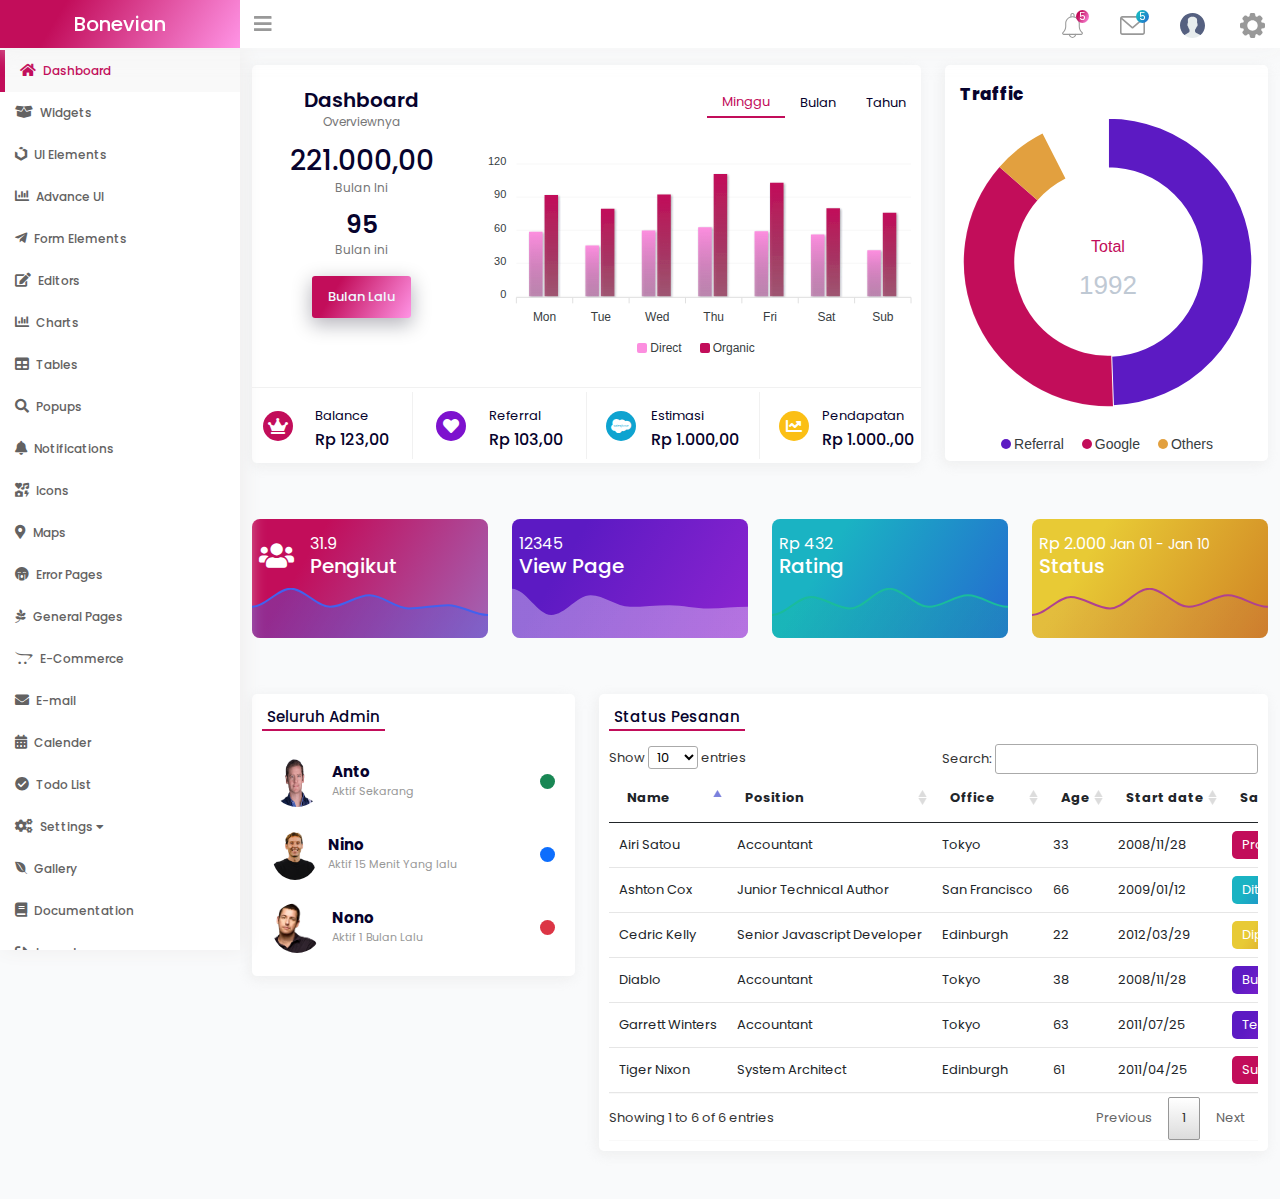
<file: Desain Admin POS/Index.html>
<!DOCTYPE html>
<html lang="en">
<head>
    <meta charset="UTF-8">
    <meta http-equiv="X-UA-Compatible" content="IE=edge">
    <meta name="viewport" content="width=device-width, initial-scale=1.0">
    <title>Admin Panel POS</title>

    <!-- Link Font Awesome -->
    <link rel="stylesheet" href="https://cdnjs.cloudflare.com/ajax/libs/font-awesome/5.15.4/css/all.min.css" integrity="sha512-1ycn6IcaQQ40/MKBW2W4Rhis/DbILU74C1vSrLJxCq57o941Ym01SwNsOMqvEBFlcgUa6xLiPY/NS5R+E6ztJQ==" crossorigin="anonymous" referrerpolicy="no-referrer" />

    <!-- Link CSS Bootstrap -->
    <link rel="stylesheet" href="Assets/css/bootstrap/bootstrap.min.css">
    <link rel="stylesheet" type="text/css" href="Assets/css/datatables/jquery.dataTables.css">    

    <!-- Link custom css -->
    <link rel="stylesheet" href="Assets/css/style.css">
    <link rel="stylesheet" href="Assets/css/sass.css">
    <link rel="stylesheet" href="Assets/css/layers.css">
    <link rel="stylesheet" href="Assets/css/responsive.css">

    <!-- Link CSS Chart -->
    <link rel="stylesheet" href="Assets/css/chart/apexcharts.css">
</head>
<body>
    <div class="main-wrapper">
        <!-- Navbar Awal-->
        <div class="header-container fixed-top">
            <header class="header navbar navbar-expand-sm expand-header">
                <div class="header-left d-flex">
                    <div class="logo">
                        Bonevian
                    </div>
                    <a href="#" id="toggleSidebar" class="sidebarCollapse" data-placement="bottom">
                        <span class="fas fa-bars"></span>
                    </a>
                </div>
                <ul class="navbar-item flex-row ml-auto">
                    <li class="nav-item dropdown user-profile-dropdown">
                        <a href="" class="nav-link user" id="Notif" data-bs-toggle="dropdown">
                            <img class="icon" src="Assets/img/bell.svg" alt="">
                            <p class="count purple-gradient">5</p>
                        </a>

                        <!-- Dropdown Awal-->
                        <div class="dropdown-menu">
                            <div class="dp-main-menu">
                                <a href="" class="dropdown-item message-item">
                                    <img src="Assets/img/server.svg" class="user-note">
                                    <div class="note-info-desmis">
                                        <div class="user-notify-info">
                                            <p class="note-name">Server Reboot</p>
                                            <p class="note-time">20 menit yang lalu</p>
                                        </div>
                                        <p class="status-link"><span class="fas fa-times"></span></p>
                                    </div>
                                </a>

                                <a href="" class="dropdown-item message-item">
                                    <img src="Assets/img/server.svg" class="user-note">
                                    <div class="note-info-desmis">
                                        <div class="user-notify-info">
                                            <p class="note-name">Berhasil</p>
                                            <p class="note-time">20 menit yang lalu</p>
                                        </div>
                                        <p class="status-link"><span class="fas fa-times"></span></p>
                                    </div>
                                </a>

                            </div>
                        </div>
                        <!-- Dropdown Akhir-->
                    </li>

                    <li class="nav-item dropdown user-profile-dropdown">
                        <a href="" class="nav-link user" id="Notif" data-bs-toggle="dropdown">
                            <img class="icon" src="Assets/img/envelope.svg" alt="">
                            <p class="count bg-clc">5</p>
                        </a>

                        <!-- Dropdown Pesan Awal-->
                        <div class="dropdown-menu">
                            <div class="dp-main-menu">
                                <a href="" class="dropdown-item message-item">
                                    <img src="Assets/img/pengguna.jpeg" class="sms-user">
                                    <div class="user-message-info">
                                        <p class="m-user-name">Halo Anda</p>
                                        <p class="user-role">Role</p>
                                    </div>
                                </a>
                            </div>
                        </div>
                        <!-- Dropdown Pesan Akhir-->

                    </li>
                    <li class="nav-item dropdown user-profile-dropdown">
                        <a href="" class="nav-link user" id="Notif" data-bs-toggle="dropdown">
                            <img class="icon" src="Assets/img/user.svg" alt="">
                        </a>

                        <!-- Awal Dropdown -->
                        <div class="dropdown-menu">
                            <div class="user-profile-section">
                                <div class="media mx-auto">
                                    <img src="Assets/img/user.svg" class="img-fluid mr-2">
                                    <div class="media-body">
                                        <h5>Anto (Nama)</h5>
                                        <p>Admin (Role)</p>
                                    </div>
                                </div>
                            </div>

                            <div class="dp-main-menu">
                                <a href="" class="dropdown-item"><span class="fas fa-user"></span>Profile</a>
                                <a href="" class="dropdown-item"><span class="fas fa-inbox"></span>Kotak Masuk</a>
                                <a href="" class="dropdown-item"><span class="fas fa-lock-open"></span>Layar</a>
                                <a href="" class="dropdown-item"><span class="fas fa-outdent"></span>Log Out</a>
                            </div>

                        </div>

                        <!-- Akhir Dropdown -->

                    </li>

                    <li class="nav-item dropdown user-profile-dropdown">
                        <a href="" class="nav-link user" id="Notif" data-bs-toggle="dropdown">
                            <img class="icon" src="Assets/img/settings.svg" alt="">
                        </a>

                        <!-- Awal Dropdown setting -->

                        <div class="dropdown-menu">
                            <div class="dp-main-menu">
                                <a href="" class="dropdown-item"><span class="fas fa-plug"></span>Permission</a>
                                <a href="" class="dropdown-item"><span class="fas fa-users"></span>Admin</a>
                                <a href="" class="dropdown-item"><span class="fas fa-object-ungroup"></span>Tipe Desain</a>
                                <a href="" class="dropdown-item"><span class="fas fa-palette"></span>Warna</a>
                            </div>
                        </div>

                        <!-- Akhir Dropdown setting -->
                    </li>

                </ul>
            </header>
        </div>
        <!-- Navbar Akhir-->


        <!-- Awal dari sidebar -->
        <div class="left-menu">
            <div class="menubar-content">
                <nav class="animated bounceInDown">
                    <ul id="sidebar">
                        <li class="active">
                            <a href="#"><i class="fas fa-home"></i>Dashboard</a>
                        </li>
                        <li>
                            <a href="#"><i class="fas fa-box-open"></i>Widgets</a>
                        </li>
                        <li>
                            <a href="#"><i class="fab fa-uikit"></i>UI Elements</a>
                        </li>
                        <li>
                            <a href="#"><i class="fas fa-chart-bar"></i>Advance UI</a>
                        </li>
                        <li>
                            <a href="#"><i class="fab fa-telegram-plane"></i>Form Elements</a>
                        </li>
                        <li>
                            <a href="#"><i class="fas fa-edit"></i>Editors</a>
                        </li>
                        <li>
                            <a href="#"><i class="fas fa-chart-bar"></i>Charts</a>
                        </li>
                        <li>
                            <a href="#"><i class="fas fa-table"></i>Tables</a>
                        </li>
                        <li>
                            <a href="#"><i class="fas fa-search"></i>Popups</a>
                        </li>
                        <li>
                            <a href="#"><i class="fas fa-bell"></i>Notifications</a>
                        </li>
                        <li>
                            <a href="#"><i class="fas fa-icons"></i>Icons</a>
                        </li>
                        <li>
                            <a href="#"><i class="fas fa-map-marker-alt"></i>Maps</a>
                        </li>
                        <li>
                            <a href="#"><i class="fas fa-sad-cry"></i>Error Pages</a>
                        </li>
                        <li>
                            <a href="#"><i class="fab fa-pagelines"></i>General Pages</a>
                        </li>
                        <li>
                            <a href="#"><i class="fab fa-opencart"></i>E-Commerce</a>
                        </li>
                        <li>
                            <a href="#"><i class="fas fa-envelope"></i>E-mail</a>
                        </li>
                        <li>
                            <a href="#"><i class="fas fa-calendar-alt"></i>Calender</a>
                        </li>
                        <li>
                            <a href="#"><i class="fas fa-check-circle"></i>Todo List</a>
                        </li>
                        <!-- Awal Bagian Sub-menu -->
                        <li class="sub-menu">
                            <a href="#"><i class="fas fa-cogs"></i>Settings
                                <div class="fa fa-caret-down right"></div>
                            </a>
                            <ul class="left-menu-dp">
                                <li><a href=""><i class="fa fa-user-circle"></i>Akun</a></li>
                                <li><a href=""><i class="fa fa-id-card"></i>Profil</a></li>
                                <li><a href=""><i class="fa fa-fingerprint"></i>Keamanan &amp; Privasi</a></li>
                                <li><a href=""><i class="fa fa-key"></i>Password</a></li>
                                <li><a href=""><i class="fa fa-bell"></i>Notifikasi</a></li>
                            </ul>
                        </li>
                        <!-- Akhir Bagian Sub-menu -->
                        <li>
                            <a href="#"><i class="fab fa-envira"></i>Gallery</a>
                        </li>
                        <li>
                            <a href="#"><i class="fas fa-book"></i>Documentation</a>
                        </li>


                        <li>
                            <a href="#"><i class="fas fa-sign-out-alt"></i>Logout</a>
                        </li>
                    </ul>
                </nav>
            </div>
        </div>
        <!-- Akhir dari sidebar -->

        <div class="content-wrapper">
            <section class="dashboard-top-sec">
                <div class="container-fluid">
                    <div class="row">
                        <div class="col-lg-8">
                            <div class="bg-white top-chart-ear">
                                <div class="row">
                                    <div class="col-sm-4 my-2 pe-0">
                                        <div class="last-month">
                                            <h5>Dashboard</h5>
                                            <p>Overviewnya</p>

                                            <div class="earn">
                                                <h3>221.000,00</h3>
                                                <p>Bulan Ini</p>
                                            </div>
                                            <div class="sale mb-3">
                                                <h2>95</h2>
                                                <p>Bulan ini</p>
                                            </div>

                                            <a href="#" class="di-btn purple-gradient">Bulan Lalu</a>
                                        </div>
                                    </div>
                                    
                                    <div class="col-sm-8 my-2 ps-0">
                                        <div class="classic-tabs">
                                            <!-- Nav Tabs disini -->
                                            <div class="tabs-wrapper">
                                                <ul class="nav nav-pills chart-header-tab mb-3" id="pills-tab" role="tablist">
                                                    <li class="nav-item">
                                                      <a href="#" class="nav-link chart-nav active" id="pills-minggu-tab" data-bs-toggle="pill" data-bs-target="#pills-minggu" type="button" role="tab" aria-controls="pills-minggu" aria-selected="true">Minggu</a>
                                                    </li>
                                                    <li class="nav-item">
                                                      <a href="#" class="nav-link chart-nav" id="pills-bulan-tab" data-bs-toggle="pill" data-bs-target="#pills-bulan" type="button" role="tab" aria-controls="pills-bulan" aria-selected="false">Bulan</a>
                                                    </li>
                                                    <li class="nav-item">
                                                      <a href="#" class="nav-link chart-nav" id="pills-tahun-tab" data-bs-toggle="pill" data-bs-target="#pills-tahun" type="button" role="tab" aria-controls="pills-tahun" aria-selected="false">Tahun</a>
                                                    </li>
                                                  </ul>
                                                  <div class="tab-content" id="pills-tabContent">
                                                    <div class="tab-pane fade show active" id="pills-minggu" role="tabpanel" aria-labelledby="pills-minggu-tab">
                                                        <div class="widget-content">
                                                            <div id="mingguan"></div>
                                                        </div>
                                                    </div>
                                                    <div class="tab-pane fade" id="pills-bulan" role="tabpanel" aria-labelledby="pills-bulan-tab">
                                                        <div class="widget-content">
                                                            <div id="bulanan"></div>
                                                        </div>
                                                    </div>
                                                    <div class="tab-pane fade" id="pills-tahun" role="tabpanel" aria-labelledby="pills-tahun-tab">
                                                        <div class="widget-content">
                                                            <div id="tahunan"></div>
                                                        </div>
                                                    </div>
                                                  </div>
                                            </div>
                                        </div>

                                    </div>
                                </div>

                                <!-- Awal Smal Boxes -->
                                <div class="wre-sec">
                                    <div class="row">
                                        <div class="col-md-3 col-sm-3 col-6 my-1 bdr-cls">
                                            <div class="earn-view">
                                                <span class="fas fa-crown earn-icon wallet"></span>
            
                                                    <div class="earn-view-text">
                                                        <p class="name-text">
                                                            Balance
                                                        </p>
                                                        <h6 class="balance-text">
                                                            Rp 123,00
                                                        </h6>
                                                    </div>
                                            </div>
                                        </div>
                                        <div class="col-md-3 col-sm-3 col-6 my-1 bdr-cls">
                                            <div class="earn-view">
                                                <span class="fas fa-heart earn-icon referral"></span>
            
                                                    <div class="earn-view-text">
                                                        <p class="name-text">
                                                            Referral 
                                                        </p>
                                                        <h6 class="balance-text">
                                                            Rp 103,00
                                                        </h6>
                                                    </div>
                                            </div>
                                        </div>
                                        <div class="col-md-3 col-sm-3 col-6 my-1 bdr-cls">
                                            <div class="earn-view">
                                                <span class="fab fa-salesforce earn-icon sales"></span>
            
                                                    <div class="earn-view-text">
                                                        <p class="name-text">
                                                            Estimasi
                                                        </p>
                                                        <h6 class="balance-text">
                                                            Rp 1.000,00
                                                        </h6>
                                                    </div>
                                            </div>
                                        </div>
                                        <div class="col-md-3 col-sm-3 col-6 my-1 bdr-cls">
                                            <div class="earn-view">
                                                <span class="fas fa-chart-line earn-icon earning"></span>
            
                                                    <div class="earn-view-text">
                                                        <p class="name-text">
                                                            Pendapatan
                                                        </p>
                                                        <h6 class="balance-text">
                                                            Rp 1.000.,00
                                                        </h6>
                                                    </div>
                                            </div>
                                        </div>
                                    </div>    
                                </div>
                                <!-- Akhir Small Boxes -->

                            </div>
                        </div>

                        <div class="col-lg-4">
                            <div class="bg-white top-chart-ear">
                                <div class="traffic-title">
                                    <p>Traffic</p>
                                </div>
                                <div class="traffic">
                                    <div id="chart-2"></div>
                                </div>
                            </div>
                        </div>
                    </div>
                </div>
            </section>

            <section>
                <div class="sm-chart-sec my-5">
                    <div class="container-fluid">
                        <div class="row">
                            <div class="col-lg-3 col-md-6 col-sm-6 my-2">
                                <div class="revinue revinue-one-hibrid">
                                    <div class="revinue-hedding">
                                        <div class="w-title">
                                            <div class="w-icon">
                                                <span class="fas fa-users"></span>
                                            </div>
                                            <div class="sm-chart-text">
                                                <p class="w-value">31.9</p>
                                                <h5>Pengikut</h5>
                                            </div>
                                        </div>
                                    </div>

                                    <div class="revinue-content">
                                        <div id="hybrid-followers"></div>
                                    </div>
                                    
                                </div>
                            </div>

                            <div class="col-lg-3 col-md-6 col-sm-6 my-2">
                                <div class="revinue page-one-hibrid">
                                    <div class="revinue-hedding">
                                        <div class="w-title">
                                            <div class="sm-chart-text">
                                                <p class="w-value">12345</p>
                                                <h5>View Page</h5>
                                            </div>
                                        </div>
                                    </div>

                                    <div class="revinue-content">
                                        <div id="pengunjung-web"></div>
                                    </div>
                                    
                                </div>
                            </div>

                            <div class="col-lg-3 col-md-6 col-sm-6 my-2">
                                <div class="revinue bounce-one-hibrid">
                                    <div class="revinue-hedding">
                                        <div class="w-title">
                                            <div class="sm-chart-text">
                                                <p class="w-value">Rp 432</p>
                                                <h5>Rating</h5>
                                            </div>
                                        </div>
                                    </div>

                                    <div class="revinue-content">
                                        <div id="rate"></div>
                                    </div>
                                    
                                </div>
                            </div>

                            <div class="col-lg-3 col-md-6 col-sm-6 my-2">
                                <div class="revinue rv-status-one-hibrid">
                                    <div class="revinue-hedding">
                                        <div class="w-title">
                                            <div class="sm-chart-text">
                                                <p class="w-value">Rp 2.000 <small>Jan 01 - Jan 10</small></p>
                                                <h5>Status</h5>
                                            </div>
                                        </div>
                                    </div>

                                    <div class="revinue-content">
                                        <div id="status"></div>
                                    </div>
                                    
                                </div>
                            </div>

                        </div>
                    </div>
                </div>
            </section>


            <!-- Awal Tabel Status Admin -->
            <section>
                <div class="all-admin my-5">
                    <div class="container-fluid">
                        <div class="row">
                            <div class="col-md-4 col-sm-6">
                                <div class="admin-list">
                                    <p class="admin-ac-title">Seluruh Admin</p>
                                    <ul class="admin-ul">
                                        <li class="admin-li">
                                            <img class="gambar-admin" src="Assets/img/user-1.png">
                                            <div class="admin-ac-details">
                                                <div>
                                                    <a href="#" class="admin-name">Anto</a>
                                                    <p class="activity-text">Aktif Sekarang</p>
                                                </div>
                                                <div class="status bg-success"></div>
                                                
                                            </div>
                                        </li>

                                        <li class="admin-li">
                                            <img class="gambar-admin" src="Assets/img/user-2.png">
                                            <div class="admin-ac-details">
                                                <div>
                                                    <a href="#" class="admin-name">Nino</a>
                                                    <p class="activity-text">Aktif 15 Menit Yang lalu</p>
                                                </div>
                                                <div class="status bg-primary"></div>

                                            </div>
                                        </li>

                                        <li class="admin-li">
                                            <img class="gambar-admin" src="Assets/img/user-3.png">
                                            <div class="admin-ac-details">
                                                <div>
                                                    <a href="#" class="admin-name">Nono</a>
                                                    <p class="activity-text">Aktif 1 Bulan Lalu</p>
                                                </div>
                                                <div class="status bg-danger"></div>

                                            </div>
                                        </li>

                                    </ul>
                                </div>
                            </div>

                            <div class="col-md-8 col-sm-6">
                                <div class="order-list">
                                    <p class="order-ac-title">Status Pesanan</p>

                                    <!-- Awal Tabel -->
                                    <div class="data-table-section table-responsive">
                                        <table id="tabel-pesanan" class="table table-striped" style="width:100%">
                                            <thead>
                                                <tr>
                                                    <th>Name</th>
                                                    <th>Position</th>
                                                    <th>Office</th>
                                                    <th>Age</th>
                                                    <th>Start date</th>
                                                    <th>Salary</th>
                                                </tr>
                                            </thead>
                                            <tbody class="order-view-tb">
                                                <tr>
                                                    <td>Tiger Nixon</td>
                                                    <td>System Architect</td>
                                                    <td>Edinburgh</td>
                                                    <td>61</td>
                                                    <td>2011/04/25</td>
                                                    <td>
                                                        <a href="#" class="status-tb-btn bg-cla">Sukses</a>
                                                    </td>
                                                </tr>
                                                <tr>
                                                    <td>Garrett Winters</td>
                                                    <td>Accountant</td>
                                                    <td>Tokyo</td>
                                                    <td>63</td>
                                                    <td>2011/07/25</td>
                                                    <td>
                                                        <a href="#" class="status-tb-btn bg-clb">Terbuka</a>
                                                    </td>
                                                </tr>
                                                <tr>
                                                    <td>Ashton Cox</td>
                                                    <td>Junior Technical Author</td>
                                                    <td>San Francisco</td>
                                                    <td>66</td>
                                                    <td>2009/01/12</td>
                                                    <td>
                                                        <a href="#" class="status-tb-btn bg-clc">Ditahan</a>                                                        
                                                    </td>
                                                </tr>
                                                <tr>
                                                    <td>Cedric Kelly</td>
                                                    <td>Senior Javascript Developer</td>
                                                    <td>Edinburgh</td>
                                                    <td>22</td>
                                                    <td>2012/03/29</td>
                                                    <td>
                                                        <a href="#" class="status-tb-btn bg-cld">Diperiksa</a>                                                        
                                                    </td>
                                                </tr>
                                                <tr>
                                                    <td>Airi Satou</td>
                                                    <td>Accountant</td>
                                                    <td>Tokyo</td>
                                                    <td>33</td>
                                                    <td>2008/11/28</td>
                                                    <td>
                                                        <a href="#" class="status-tb-btn bg-cla">Proses</a>                                                        
                                                    </td>
                                                </tr>
                                                <tr>
                                                    <td>Diablo</td>
                                                    <td>Accountant</td>
                                                    <td>Tokyo</td>
                                                    <td>38</td>
                                                    <td>2008/11/28</td>
                                                    <td>
                                                        <a href="#" class="status-tb-btn bg-clb">Buka</a>                                                        
                                                    </td>
                                                </tr>
                                            </tbody>
                                        </table>
                                    </div>
                                    <!-- Akhir Tabel -->

                                </div>
                            </div>
                        </div>
                    </div>
                </div>
            </section>
            <!-- Akhir Tabel Status Admin -->

        </div>


    </div>

    <!-- Link JS Bootsrap -->
    <script src="Assets/js/bootstrap/bootstrap.bundle.min.js"></script>

    <!-- Link JS -->
    <script src="Assets/js/jquery.min.js"></script>
    <script type="text/javascript" src="Assets/js/datatables/jquery.dataTables.js"></script>

    <!-- Link Custom JS -->
    <script src="Assets/js/main.js"></script>

    <!-- Link JS Chart -->
    <script src="Assets/js/chart/apexcharts.min.js"></script>
    <script src="Assets/js/chart/chart.js"></script>
    
</body>
</html>
</file>
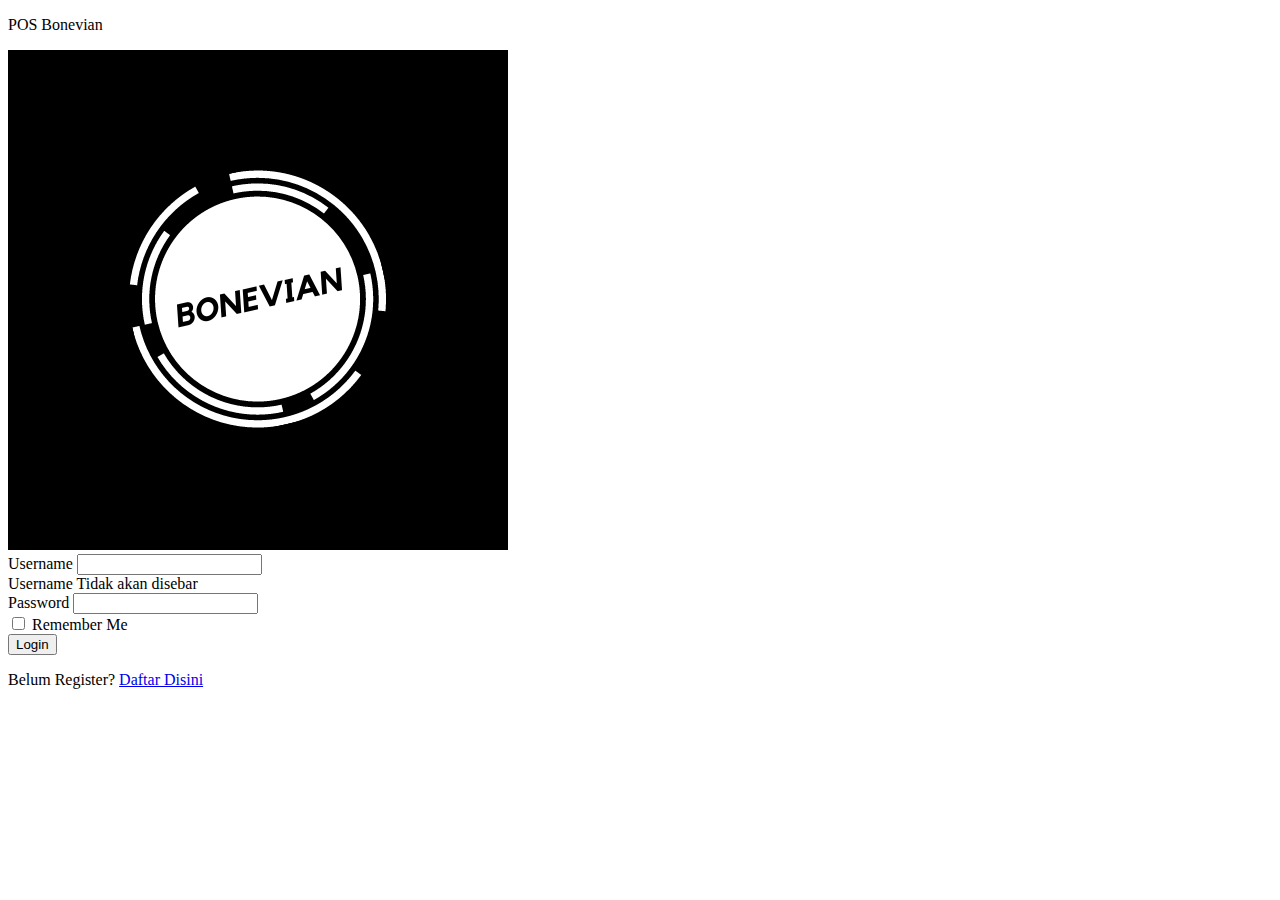
<file: Login POS/index.html>
<!DOCTYPE html>
<html lang="en">
<head>
    <meta charset="UTF-8">
    <meta http-equiv="X-UA-Compatible" content="IE=edge">
    <meta name="viewport" content="width=device-width, initial-scale=1.0">
    <title>Login POS</title>

    <!-- Link CSS Bootstrap -->
    <link href="https://cdn.jsdelivr.net/npm/bootstrap@5.0.2/dist/css/bootstrap.min.css" rel="stylesheet" integrity="sha384-EVSTQN3/azprG1Anm3QDgpJLIm9Nao0Yz1ztcQTwFspd3yD65VohhpuuCOmLASjC" crossorigin="anonymous">

</head>
<body>

    <!-- Awal Login -->
    <div class="container">
        <div class="row vh-100 align-items-center justify-content-center">
            <div class="col-sm-8 col-md-6 col-lg-4 bg-white rounded p-4 shadow">
                <div class="row justify-content-center mb-4">
                    <p class="text-center  mb-4">POS Bonevian</p>
                    <img src="Bonevian.png" class="w-25" />
                </div>
                <form action="#">
                    <div class="mb-4">
                        <label for="username" class="form-label">Username</label>
                        <input type="text" class="form-control" id="username" aria-describedby="user-help">
                        <div id="user-help" class="form-text">Username Tidak akan disebar</div>
                    </div>
                    <div class="mb-4">
                        <label for="password" class="form-label">Password</label>
                        <input type="password" class="form-control" id="password" aria-describedby="password-help">
                    </div>
                    <div class="mb-4 form-check">
                        <input type="checkbox" class="form-check-input" id="ingat">
                        <label for="ingat" class="form-check-label">Remember Me</label>
                    </div>
                    <div class="mb-4 d-flex justify-content-center">
                        <button type="submit" class="btn btn-danger w-50">Login</button>
                    </div>
                </form>
                <p class="mb-0 text-center">Belum Register? <a href="#" class="text-decoration-none">Daftar Disini</a></p>
            </div>
        </div>
    </div>
    <!-- Akhir Login -->
    

    <!-- Link JS Bootstrap -->
    <script src="https://cdn.jsdelivr.net/npm/bootstrap@5.0.2/dist/js/bootstrap.bundle.min.js" integrity="sha384-MrcW6ZMFYlzcLA8Nl+NtUVF0sA7MsXsP1UyJoMp4YLEuNSfAP+JcXn/tWtIaxVXM" crossorigin="anonymous"></script>
</body>
</html>
</file>
<file: Desain Admin POS/Assets/css/style.css>
.content-wrapper {
  margin-left: 240px;
  margin-top: 65px;
  transition: 0.5s;
}

.content-wrapper.hide {
  margin-left: 0;
}

.top-chart-ear {
  border-radius: 5px;
  padding-top: 15px;
  box-shadow: -2px 3px 13px 0px #ddd6;
}

.last-month {
  line-height: 20px;
  text-align: center;
}

.last-month h5 {
  font-size: 20px;
  font-weight: 600;
}

.last-month p {
  font-size: 12px;
  color: #777;
}

.earn {
  margin: 12px 0;
}

.earn h2 {
  font-size: 26px;
  font-weight: 600;
}

.sale h2 {
  font-size: 25px;
  font-weight: 600;
}

.chart-nav.active {
  background: #fff !important;
  color: var(--main-color) !important;
  border-bottom: 2px solid var(--main-color);
  border-radius: 0;
}

.chart-nav {
  color: var(--secondary-color);
}

.chart-nav:hover {
  color: var(--main-color);
}

.chart-nav {
  padding: 0px 15px;
  border-radius: 0;
}

.chart-header-tab {
  width: 100%;
  justify-content: flex-end;
  align-items: center;
}

/* Bagian Kotak-Kotak Kecil */

.bdr-cls {
  border-right: 1px solid #dddddd6b;
}

.wre-sec {
  overflow: hidden;
  border-top: 1px solid #dddddd6b;
}

.earn-view {
  display: flex;
  justify-content: space-around;
  align-items: center;
  padding: 10px 0;
}

.earn-icon {
  width: 30px;
  height: 30px;
  display: flex;
  justify-content: center;
  align-items: center;
  border-radius: 100%;
  padding: 3px;
  background: #ddd;
  line-height: 20px;
  font-size: 16px;
  color: var(--warna-putih);
}

.wallet {
  background: var(--main-color);
}

.referral {
  background: #7d12ce;
}

.sales {
  background: #0ea3d0;
}

.earning {
  background: #fbbf15;
}

/* Bagian Traffic */
.traffic-title {
  text-align: left;
  font-size: 17px;
  font-weight: 800;
  padding-left: 15px;
}

div#chart-2 {
  display: flex;
  justify-content: center;
  align-items: center;
}

/* Bagian Small Chart */
.revinue.revinue-one-hibrid {
  background: linear-gradient(
    121deg,
    rgba(194, 13, 90, 1) 25%,
    rgb(162, 101, 182) 100%
  );
}

.revinue {
  padding-top: 15px;
  border-radius: 8px;
  overflow: hidden;
}

.w-title {
  display: flex;
  padding: 0 7px 10px;
  align-items: center;
}

.w-icon {
  font-size: 28px;
  color: var(--warna-putih);
  padding-right: var(--mb-2);
}

.sm-chart-text {
  line-height: 20px;
  color: var(--warna-putih);
}

p.w-value {
  font-size: 16px;
}

/* Chart pengunjung web */
.page-one-hibrid {
  background: linear-gradient(
    121deg,
    rgb(92 26 195) 25%,
    rgb(136 25 206 / 95%) 100%
  );
}

/* Rate (Bounce) */
.bounce-one-hibrid {
  background: linear-gradient(
    121deg,
    rgb(26 179 195) 25%,
    rgb(25 97 206 / 95%) 100%
  );
}

/* Status */
.rv-status-one-hibrid {
  background: linear-gradient(
    121deg,
    rgb(232 202 53) 25%,
    rgb(206 125 25 / 95%) 100%
  );
}

/* Kartu admin */
.admin-list {
  padding: 10px;
  border-radius: 5px;
  background: var(--warna-putih);
  box-shadow: -2px 3px 13px 0px #ddd6;
}

img.gambar-admin {
  width: 50px;
  border-radius: 50%;
  height: 50px;
}

p.admin-ac-title {
  font-size: 15px;
  font-weight: 500;
  padding: 0 5px;
  display: inline-block;
  border-bottom: 2px solid var(--main-color);
  line-height: 1.5;
  margin-bottom: 13px;
}

li.admin-li {
  display: flex;
  align-items: center;
  margin: 3px 0;
  padding: 10px;
}

.admin-ac-details {
  padding-left: 10px;
  line-height: 18px;
  display: flex;
  justify-content: space-between;
  align-items: center;
  width: 100%;
}

.admin-name {
  font-size: 15px;
  font-weight: 700;
  color: var(--secondary-color);
  transition: 0.3s;
  -webkit-transition: 0.3s;
  -moz-transition: 0.3s;
  -ms-transition: 0.3s;
  -o-transition: 0.3s;
}

.admin-name:hover {
  color: var(--main-color);
}

p.activity-text {
  font-size: 11px;
  color: #989898;
}

.status {
  text-align: left;
  width: 15px;
  height: 15px;
  border-radius: 50%;
}

/* Kartu Admin Selesai */

/* Tabel */
.order-list {
  padding: 10px;
  border-radius: 5px;
  background: var(--warna-putih);
  box-shadow: -2px 3px 13px 0px #ddd6;
}

p.order-ac-title {
  font-size: 15px;
  font-weight: 500;
  padding: 0 5px;
  display: inline-block;
  border-bottom: 2px solid var(--main-color);
  line-height: 1.5;
  margin-bottom: 13px;
}

tbody.order-view-tb tr.odd {
  --bs-table-accent-bg: #fff;
}

tbody.order-view-tb tr {
  border-color: #e6e6e6;
}

.no-footer {
  border-bottom: 1px solid #f9f9f9 !important;
}

.status-tb-btn {
  padding: 0 10px;
  border-radius: 5px;
  color: var(--warna-putih);
}
</file>
<file: Desain Admin POS/Assets/css/sass.css>
@import url("https://fonts.googleapis.com/css2?family=Poppins:wght@300;400&display=swap");

* {
  padding: 0;
  margin: 0;
  outline: none;
}

/* Variable CSS */
:root {
  --header-height: 3rem;

  /* Warna Warni */
  --main-color: #c20d5a;
  --secondary-color: rgb(7, 3, 45);
  --gradient-utama: linear-gradient(
    121deg,
    rgba(194, 13, 90, 1) 25%,
    rgb(255 0 194 / 42%) 100%
  );
  --bg-gelap: #383848;
  --main-color-alternative: #af547d;
  --warna-tulisan: #707070;
  --warna-putih: #ffffff;
  --white-alt: #e6e6e6;

  /* Penulisan (Typografi dan font) */
  --font-body: "Poppins", sans-serif;
  --biggest-font-size: 2.25rem;
  --h1-font-size: 1.5rem;
  --h2-font-size: 1.25rem;
  --h3-font-size: 1rem;
  --normal-font-size: 0.938rem;
  --small-font-size: 0.813rem;
  --smaller-font-size: 0.75rem;

  /* Font width */
  --font-medium: 500;
  --font-semi-bold: 600;

  /* Padding dan Margin */
  --md-1: 0.5rem;
  --mb-2: 1rem;
  --mb-3: 1.5rem;
  --mb-4: 2rem;
  --mb-5: 2.5rem;
  --mb-6: 3rem;

  /* Z-index */
  --z-tooltup: 10;
  --z-fixed: 100;
}

/* Akhir Variabel CSS */

/* Base CSS */
*,
::before,
::after {
  box-sizing: border-box;
}

html {
  scroll-behavior: smooth;
}

body {
  color: var(--secondary-color);
  font-size: 13px;
  font-weight: 400;
  font-family: var(--font-body);
  line-height: 28px;
  overflow-x: hidden;
  background: hsl(200deg, 27%, 98%);
}

img {
  vertical-align: middle;
  height: auto;
}

a {
  text-decoration: none;
  display: inline-block;
}

a:hover {
  text-decoration: none;
  color: var(--warna-putih);
}

ul,
ol {
  list-style: none;
}

button:focus {
  outline: none;
}

/* Akhir Base Style */

h1,
h2,
h3,
h4,
h5,
h6,
p,
ul,
li,
span,
label {
  margin: 0;
}

ul {
  padding: 0;
  list-style: none;
}

.ovh {
  overflow: hidden;
}

table.table {
  white-space: nowrap;
}

.di-btn {
  color: aliceblue;
  padding: 0.7rem var(--mb-2);
  font-weight: 500;
  border-radius: 3px;
  box-shadow: 0px 6px 19px 1px #06041d4a;
}

.purple-gradient {
  background: var(--gradient-utama);
}

.bg-cla {
  background: var(--main-color);
}

.bg-clb {
  background: linear-gradient(
    121deg,
    rgb(92 26 195) 25%,
    rgb(136 25 206 / 95%) 100%
  );
}

.bg-clc {
  background: linear-gradient(
    121deg,
    rgb(26 179 195) 25%,
    rgb(25 97 206 / 95%) 100%
  );
}

.bg-cld {
  background: linear-gradient(
    121deg,
    rgb(232 202 53) 25%,
    rgb(206 125 25 / 95%) 100%
  );
}
</file>
<file: Desain Admin POS/Assets/css/layers.css>
.header-container {
  background: #fff;
  box-shadow: -1px 4px 20px 1px #f1f1f185;
}

.left-menu.hide {
  width: 0;
}

header.header {
  justify-content: space-between;
  align-items: center;
  padding: 0;
}

img.icon {
  width: 25px;
}

.header-left {
  justify-content: space-between;
  align-items: center;
}

ul.navbar-item {
  display: flex;
}

.dropdown {
  position: relative;
}

.user-profile-dropdown {
  margin-left: 20px;
  margin-right: 15px;
  display: flex;
  justify-content: center;
  align-items: center;
}

.nav-link.user {
  padding: 0;
  font-size: 25px;
  color: #9999;
  position: relative;
}

p.count {
  position: absolute;
  top: 0;
  font-size: 10px;
  color: var(--warna-putih);
  height: 13px;
  width: 13px;
  display: flex;
  justify-content: center;
  align-items: center;
  border-radius: 50%;
  right: -4px;
}

.logo {
  width: 240px;
  text-align: center;
  font-size: 20px;
  font-weight: 500;
  padding: 10px 0;
  background: var(--gradient-utama);
  color: var(--warna-putih);
}

a.sidebarCollapse {
  padding-left: 14px;
  color: #999;
  font-size: 20px;
}

/* Extra One (Bagian Dropdown)*/
.dropdown-menu {
  z-index: var(--z-verified);
  max-width: 15rem;
  right: 0px !important;
  left: auto !important;
  min-width: 16rem;
  padding: 0;
  border-radius: 5px;
}

img.user-note {
  width: 35px;
  height: 35px;
  margin-right: 8px;
}

.dp-main-menu {
  display: inline-grid;
  width: 100%;
  box-shadow: 0px 4px 20px 0 #ddd;
  border-radius: 5px;
  padding: 10px 0;
}

.dp-main-menu a {
  font-size: 13px;
  color: var(--secondary-color);
  width: 100%;
  white-space: initial;
  line-height: 18px;
  border-bottom: 1px solid #ddd;
  align-items: center;
  padding: 15px;
}

.message-item {
  display: flex;
}

.note-info-desmis {
  display: flex;
  justify-content: space-between;
  align-items: center;
  width: 100%;
}

.user-notify-info {
  line-height: 18px;
}

p.status-link {
  display: flex;
  justify-content: center;
  align-items: center;
  width: 18px;
  height: 18px;
  border-radius: 50%;
  background: var(--gradient-utama);
  color: var(--warna-putih);
}

p.status-link span {
  color: #fff !important;
  display: flex;
  padding: 0 !important;
}

p.note-name {
  font-size: 13px;
  font-weight: 1000;
}

p.note-time {
  font-size: 11px;
}

.dp-main-menu a:last-child {
  border-bottom: 0;
}

/* Dropdpwn pesan */
img.sms-user {
  width: 45px;
  height: 45px;
  border-radius: 50%;
  margin-right: 7px;
}

p.m-user-name {
  font-size: 14px;
  font-weight: 600;
  color: var(--secondary-color);
}

p.user-role {
  font-size: 12px;
  color: var(--main-color);
}

/* Dropdown untuk gambar profile */
.media {
  background: var(--main-color);
  text-align: center;
  padding-top: 10px;
}

img.img-fluid.mr-2 {
  width: 70px;
  height: 70px;
  border-radius: 50%;
}

.media-body {
  margin-top: 10px;
  line-height: 20px;
  padding-bottom: 10px;
}

.media-body h5 {
  font-weight: 700;
  color: var(--warna-putih);
}

.media-body p {
  font-size: 13px;
  color: var(--warna-putih);
  font-weight: 500;
}

.dp-main-menu a span {
  color: var(--main-color);
  padding-right: 8px;
}

/* Sidebar */

.left-menu {
  height: 100vh;
  width: 240px;
  position: fixed;
  box-shadow: 3px -1px 19px 1px #efeeee;
  overflow: scroll;
  transition: 0.5s;
  margin-top: -15px;
  background: var(--warna-putih);
}

nav.animated {
  position: relative;
  /* width: 240px; */
}

.left-menu::-webkit-scrollbar {
  width: 6px;
}

.left-menu::-webkit-scrollbar-thumb {
  border-radius: 5px;
  background: linear-gradient(
    0deg,
    rgba(180, 58, 112, 1) 0%,
    rgba(232, 37, 170) 54%
  );
}

ul#sidebar {
  margin: 0;
  padding: 0;
}

ul#sidebar li a:hover {
  color: var(--main-color);
  background: #f7f7f7;
  border-left: 5px solid var(--main-color);
}

ul#sidebar li a {
  display: block;
  padding: 7px 15px;
  transition: 0.2s;
  font-size: 12px;
  font-weight: 500;
  color: #636262;
}

li.active {
  border-left: 5px solid var(--main-color);
}

li.active a {
  color: var(--main-color) !important;
  background: #f9f9f9;
}

ul#sidebar li a i {
  padding-right: 7px;
  font-size: 14px;
}
</file>
<file: Desain Admin POS/Assets/css/responsive.css>
/* Tampilan */
@media (max-width: 1200px) {
  .left-menu {
    height: 100vh;
    width: 0;
    position: absolute;
    box-shadow: 3px -1px 19px 1px #ddd;
    overflow-y: scroll;
    background: var(--warna-putih);
    transition: 0.5s;
    -webkit-transition: 0.5s;
    -moz-transition: 0.5s;
    -ms-transition: 0.5s;
    -o-transition: 0.5s;
    margin-top: -5px;
    z-index: 99;
  }

  .content-wrapper {
    margin-left: 0;
  }

  .left-menu.hide {
    transition: 0.5s;
    -webkit-transition: 0.5s;
    -moz-transition: 0.5s;
    -ms-transition: 0.5s;
    -o-transition: 0.5s;
    width: 200px;
    position: fixed;
    z-index: 99;
  }
}

@media (max-width: 992px) {
  .top-chart-ear {
    margin: 10px 0;
  }
}

@media (max-width: 540px) {
  .logo {
    display: none;
  }
}
</file>
<file: Desain Admin POS/Assets/css/chart/apexcharts.css>
.apexcharts-canvas {
  position: relative;
  user-select: none;
  /* cannot give overflow: hidden as it will crop tooltips which overflow outside chart area */
}


/* scrollbar is not visible by default for legend, hence forcing the visibility */
.apexcharts-canvas ::-webkit-scrollbar {
  -webkit-appearance: none;
  width: 6px;
}

.apexcharts-canvas ::-webkit-scrollbar-thumb {
  border-radius: 4px;
  background-color: rgba(0, 0, 0, .5);
  box-shadow: 0 0 1px rgba(255, 255, 255, .5);
  -webkit-box-shadow: 0 0 1px rgba(255, 255, 255, .5);
}


.apexcharts-inner {
  position: relative;
}

.apexcharts-text tspan {
  font-family: inherit;
}

.legend-mouseover-inactive {
  transition: 0.15s ease all;
  opacity: 0.20;
}

.apexcharts-series-collapsed {
  opacity: 0;
}

.apexcharts-tooltip {
  border-radius: 5px;
  box-shadow: 2px 2px 6px -4px #999;
  cursor: default;
  font-size: 14px;
  left: 62px;
  opacity: 0;
  pointer-events: none;
  position: absolute;
  top: 20px;
  display: flex;
  flex-direction: column;
  overflow: hidden;
  white-space: nowrap;
  z-index: 12;
  transition: 0.15s ease all;
}

.apexcharts-tooltip.apexcharts-active {
  opacity: 1;
  transition: 0.15s ease all;
}

.apexcharts-tooltip.apexcharts-theme-light {
  border: 1px solid #e3e3e3;
  background: rgba(255, 255, 255, 0.96);
}

.apexcharts-tooltip.apexcharts-theme-dark {
  color: #fff;
  background: rgba(30, 30, 30, 0.8);
}

.apexcharts-tooltip * {
  font-family: inherit;
}


.apexcharts-tooltip-title {
  padding: 6px;
  font-size: 15px;
  margin-bottom: 4px;
}

.apexcharts-tooltip.apexcharts-theme-light .apexcharts-tooltip-title {
  background: #ECEFF1;
  border-bottom: 1px solid #ddd;
}

.apexcharts-tooltip.apexcharts-theme-dark .apexcharts-tooltip-title {
  background: rgba(0, 0, 0, 0.7);
  border-bottom: 1px solid #333;
}

.apexcharts-tooltip-text-y-value,
.apexcharts-tooltip-text-goals-value,
.apexcharts-tooltip-text-z-value {
  display: inline-block;
  font-weight: 600;
  margin-left: 5px;
}

.apexcharts-tooltip-text-y-label:empty,
.apexcharts-tooltip-text-y-value:empty,
.apexcharts-tooltip-text-goals-label:empty,
.apexcharts-tooltip-text-goals-value:empty,
.apexcharts-tooltip-text-z-value:empty {
  display: none;
}

.apexcharts-tooltip-text-y-value,
.apexcharts-tooltip-text-goals-value,
.apexcharts-tooltip-text-z-value {
  font-weight: 600;
}

.apexcharts-tooltip-text-goals-label, 
.apexcharts-tooltip-text-goals-value {
  padding: 6px 0 5px;
}

.apexcharts-tooltip-goals-group, 
.apexcharts-tooltip-text-goals-label, 
.apexcharts-tooltip-text-goals-value {
  display: flex;
}
.apexcharts-tooltip-text-goals-label:not(:empty),
.apexcharts-tooltip-text-goals-value:not(:empty) {
  margin-top: -6px;
}

.apexcharts-tooltip-marker {
  width: 12px;
  height: 12px;
  position: relative;
  top: 0px;
  margin-right: 10px;
  border-radius: 50%;
}

.apexcharts-tooltip-series-group {
  padding: 0 10px;
  display: none;
  text-align: left;
  justify-content: left;
  align-items: center;
}

.apexcharts-tooltip-series-group.apexcharts-active .apexcharts-tooltip-marker {
  opacity: 1;
}

.apexcharts-tooltip-series-group.apexcharts-active,
.apexcharts-tooltip-series-group:last-child {
  padding-bottom: 4px;
}

.apexcharts-tooltip-series-group-hidden {
  opacity: 0;
  height: 0;
  line-height: 0;
  padding: 0 !important;
}

.apexcharts-tooltip-y-group {
  padding: 6px 0 5px;
}

.apexcharts-tooltip-box, .apexcharts-custom-tooltip {
  padding: 4px 8px;
}

.apexcharts-tooltip-boxPlot {
  display: flex;
  flex-direction: column-reverse;
}

.apexcharts-tooltip-box>div {
  margin: 4px 0;
}

.apexcharts-tooltip-box span.value {
  font-weight: bold;
}

.apexcharts-tooltip-rangebar {
  padding: 5px 8px;
}

.apexcharts-tooltip-rangebar .category {
  font-weight: 600;
  color: #777;
}

.apexcharts-tooltip-rangebar .series-name {
  font-weight: bold;
  display: block;
  margin-bottom: 5px;
}

.apexcharts-xaxistooltip {
  opacity: 0;
  padding: 9px 10px;
  pointer-events: none;
  color: #373d3f;
  font-size: 13px;
  text-align: center;
  border-radius: 2px;
  position: absolute;
  z-index: 10;
  background: #ECEFF1;
  border: 1px solid #90A4AE;
  transition: 0.15s ease all;
}

.apexcharts-xaxistooltip.apexcharts-theme-dark {
  background: rgba(0, 0, 0, 0.7);
  border: 1px solid rgba(0, 0, 0, 0.5);
  color: #fff;
}

.apexcharts-xaxistooltip:after,
.apexcharts-xaxistooltip:before {
  left: 50%;
  border: solid transparent;
  content: " ";
  height: 0;
  width: 0;
  position: absolute;
  pointer-events: none;
}

.apexcharts-xaxistooltip:after {
  border-color: rgba(236, 239, 241, 0);
  border-width: 6px;
  margin-left: -6px;
}

.apexcharts-xaxistooltip:before {
  border-color: rgba(144, 164, 174, 0);
  border-width: 7px;
  margin-left: -7px;
}

.apexcharts-xaxistooltip-bottom:after,
.apexcharts-xaxistooltip-bottom:before {
  bottom: 100%;
}

.apexcharts-xaxistooltip-top:after,
.apexcharts-xaxistooltip-top:before {
  top: 100%;
}

.apexcharts-xaxistooltip-bottom:after {
  border-bottom-color: #ECEFF1;
}

.apexcharts-xaxistooltip-bottom:before {
  border-bottom-color: #90A4AE;
}

.apexcharts-xaxistooltip-bottom.apexcharts-theme-dark:after {
  border-bottom-color: rgba(0, 0, 0, 0.5);
}

.apexcharts-xaxistooltip-bottom.apexcharts-theme-dark:before {
  border-bottom-color: rgba(0, 0, 0, 0.5);
}

.apexcharts-xaxistooltip-top:after {
  border-top-color: #ECEFF1
}

.apexcharts-xaxistooltip-top:before {
  border-top-color: #90A4AE;
}

.apexcharts-xaxistooltip-top.apexcharts-theme-dark:after {
  border-top-color: rgba(0, 0, 0, 0.5);
}

.apexcharts-xaxistooltip-top.apexcharts-theme-dark:before {
  border-top-color: rgba(0, 0, 0, 0.5);
}

.apexcharts-xaxistooltip.apexcharts-active {
  opacity: 1;
  transition: 0.15s ease all;
}

.apexcharts-yaxistooltip {
  opacity: 0;
  padding: 4px 10px;
  pointer-events: none;
  color: #373d3f;
  font-size: 13px;
  text-align: center;
  border-radius: 2px;
  position: absolute;
  z-index: 10;
  background: #ECEFF1;
  border: 1px solid #90A4AE;
}

.apexcharts-yaxistooltip.apexcharts-theme-dark {
  background: rgba(0, 0, 0, 0.7);
  border: 1px solid rgba(0, 0, 0, 0.5);
  color: #fff;
}

.apexcharts-yaxistooltip:after,
.apexcharts-yaxistooltip:before {
  top: 50%;
  border: solid transparent;
  content: " ";
  height: 0;
  width: 0;
  position: absolute;
  pointer-events: none;
}

.apexcharts-yaxistooltip:after {
  border-color: rgba(236, 239, 241, 0);
  border-width: 6px;
  margin-top: -6px;
}

.apexcharts-yaxistooltip:before {
  border-color: rgba(144, 164, 174, 0);
  border-width: 7px;
  margin-top: -7px;
}

.apexcharts-yaxistooltip-left:after,
.apexcharts-yaxistooltip-left:before {
  left: 100%;
}

.apexcharts-yaxistooltip-right:after,
.apexcharts-yaxistooltip-right:before {
  right: 100%;
}

.apexcharts-yaxistooltip-left:after {
  border-left-color: #ECEFF1;
}

.apexcharts-yaxistooltip-left:before {
  border-left-color: #90A4AE;
}

.apexcharts-yaxistooltip-left.apexcharts-theme-dark:after {
  border-left-color: rgba(0, 0, 0, 0.5);
}

.apexcharts-yaxistooltip-left.apexcharts-theme-dark:before {
  border-left-color: rgba(0, 0, 0, 0.5);
}

.apexcharts-yaxistooltip-right:after {
  border-right-color: #ECEFF1;
}

.apexcharts-yaxistooltip-right:before {
  border-right-color: #90A4AE;
}

.apexcharts-yaxistooltip-right.apexcharts-theme-dark:after {
  border-right-color: rgba(0, 0, 0, 0.5);
}

.apexcharts-yaxistooltip-right.apexcharts-theme-dark:before {
  border-right-color: rgba(0, 0, 0, 0.5);
}

.apexcharts-yaxistooltip.apexcharts-active {
  opacity: 1;
}

.apexcharts-yaxistooltip-hidden {
  display: none;
}

.apexcharts-xcrosshairs,
.apexcharts-ycrosshairs {
  pointer-events: none;
  opacity: 0;
  transition: 0.15s ease all;
}

.apexcharts-xcrosshairs.apexcharts-active,
.apexcharts-ycrosshairs.apexcharts-active {
  opacity: 1;
  transition: 0.15s ease all;
}

.apexcharts-ycrosshairs-hidden {
  opacity: 0;
}

.apexcharts-selection-rect {
  cursor: move;
}

.svg_select_boundingRect, .svg_select_points_rot {
  pointer-events: none;
  opacity: 0;
  visibility: hidden;
}
.apexcharts-selection-rect + g .svg_select_boundingRect,
.apexcharts-selection-rect + g .svg_select_points_rot {
  opacity: 0;
  visibility: hidden;
}

.apexcharts-selection-rect + g .svg_select_points_l,
.apexcharts-selection-rect + g .svg_select_points_r {
  cursor: ew-resize;
  opacity: 1;
  visibility: visible;
}

.svg_select_points {
  fill: #efefef;
  stroke: #333;
  rx: 2;
}

.apexcharts-svg.apexcharts-zoomable.hovering-zoom {
  cursor: crosshair
}

.apexcharts-svg.apexcharts-zoomable.hovering-pan {
  cursor: move
}

.apexcharts-zoom-icon,
.apexcharts-zoomin-icon,
.apexcharts-zoomout-icon,
.apexcharts-reset-icon,
.apexcharts-pan-icon,
.apexcharts-selection-icon,
.apexcharts-menu-icon,
.apexcharts-toolbar-custom-icon {
  cursor: pointer;
  width: 20px;
  height: 20px;
  line-height: 24px;
  color: #6E8192;
  text-align: center;
}

.apexcharts-zoom-icon svg,
.apexcharts-zoomin-icon svg,
.apexcharts-zoomout-icon svg,
.apexcharts-reset-icon svg,
.apexcharts-menu-icon svg {
  fill: #6E8192;
}

.apexcharts-selection-icon svg {
  fill: #444;
  transform: scale(0.76)
}

.apexcharts-theme-dark .apexcharts-zoom-icon svg,
.apexcharts-theme-dark .apexcharts-zoomin-icon svg,
.apexcharts-theme-dark .apexcharts-zoomout-icon svg,
.apexcharts-theme-dark .apexcharts-reset-icon svg,
.apexcharts-theme-dark .apexcharts-pan-icon svg,
.apexcharts-theme-dark .apexcharts-selection-icon svg,
.apexcharts-theme-dark .apexcharts-menu-icon svg,
.apexcharts-theme-dark .apexcharts-toolbar-custom-icon svg {
  fill: #f3f4f5;
}

.apexcharts-canvas .apexcharts-zoom-icon.apexcharts-selected svg,
.apexcharts-canvas .apexcharts-selection-icon.apexcharts-selected svg,
.apexcharts-canvas .apexcharts-reset-zoom-icon.apexcharts-selected svg {
  fill: #008FFB;
}

.apexcharts-theme-light .apexcharts-selection-icon:not(.apexcharts-selected):hover svg,
.apexcharts-theme-light .apexcharts-zoom-icon:not(.apexcharts-selected):hover svg,
.apexcharts-theme-light .apexcharts-zoomin-icon:hover svg,
.apexcharts-theme-light .apexcharts-zoomout-icon:hover svg,
.apexcharts-theme-light .apexcharts-reset-icon:hover svg,
.apexcharts-theme-light .apexcharts-menu-icon:hover svg {
  fill: #333;
}

.apexcharts-selection-icon,
.apexcharts-menu-icon {
  position: relative;
}

.apexcharts-reset-icon {
  margin-left: 5px;
}

.apexcharts-zoom-icon,
.apexcharts-reset-icon,
.apexcharts-menu-icon {
  transform: scale(0.85);
}

.apexcharts-zoomin-icon,
.apexcharts-zoomout-icon {
  transform: scale(0.7)
}

.apexcharts-zoomout-icon {
  margin-right: 3px;
}

.apexcharts-pan-icon {
  transform: scale(0.62);
  position: relative;
  left: 1px;
  top: 0px;
}

.apexcharts-pan-icon svg {
  fill: #fff;
  stroke: #6E8192;
  stroke-width: 2;
}

.apexcharts-pan-icon.apexcharts-selected svg {
  stroke: #008FFB;
}

.apexcharts-pan-icon:not(.apexcharts-selected):hover svg {
  stroke: #333;
}

.apexcharts-toolbar {
  position: absolute;
  z-index: 11;
  max-width: 176px;
  text-align: right;
  border-radius: 3px;
  padding: 0px 6px 2px 6px;
  display: flex;
  justify-content: space-between;
  align-items: center;
}

.apexcharts-menu {
  background: #fff;
  position: absolute;
  top: 100%;
  border: 1px solid #ddd;
  border-radius: 3px;
  padding: 3px;
  right: 10px;
  opacity: 0;
  min-width: 110px;
  transition: 0.15s ease all;
  pointer-events: none;
}

.apexcharts-menu.apexcharts-menu-open {
  opacity: 1;
  pointer-events: all;
  transition: 0.15s ease all;
}

.apexcharts-menu-item {
  padding: 6px 7px;
  font-size: 12px;
  cursor: pointer;
}

.apexcharts-theme-light .apexcharts-menu-item:hover {
  background: #eee;
}

.apexcharts-theme-dark .apexcharts-menu {
  background: rgba(0, 0, 0, 0.7);
  color: #fff;
}

@media screen and (min-width: 768px) {
  .apexcharts-canvas:hover .apexcharts-toolbar {
    opacity: 1;
  }
}

.apexcharts-datalabel.apexcharts-element-hidden {
  opacity: 0;
}

.apexcharts-pie-label,
.apexcharts-datalabels,
.apexcharts-datalabel,
.apexcharts-datalabel-label,
.apexcharts-datalabel-value {
  cursor: default;
  pointer-events: none;
}

.apexcharts-pie-label-delay {
  opacity: 0;
  animation-name: opaque;
  animation-duration: 0.3s;
  animation-fill-mode: forwards;
  animation-timing-function: ease;
}

.apexcharts-canvas .apexcharts-element-hidden {
  opacity: 0;
}

.apexcharts-hide .apexcharts-series-points {
  opacity: 0;
}

.apexcharts-gridline,
.apexcharts-annotation-rect,
.apexcharts-tooltip .apexcharts-marker,
.apexcharts-area-series .apexcharts-area,
.apexcharts-line,
.apexcharts-zoom-rect,
.apexcharts-toolbar svg,
.apexcharts-area-series .apexcharts-series-markers .apexcharts-marker.no-pointer-events,
.apexcharts-line-series .apexcharts-series-markers .apexcharts-marker.no-pointer-events,
.apexcharts-radar-series path,
.apexcharts-radar-series polygon {
  pointer-events: none;
}


/* markers */

.apexcharts-marker {
  transition: 0.15s ease all;
}

@keyframes opaque {
  0% {
    opacity: 0;
  }
  100% {
    opacity: 1;
  }
}


/* Resize generated styles */

@keyframes resizeanim {
  from {
    opacity: 0;
  }
  to {
    opacity: 0;
  }
}

.resize-triggers {
  animation: 1ms resizeanim;
  visibility: hidden;
  opacity: 0;
}

.resize-triggers,
.resize-triggers>div,
.contract-trigger:before {
  content: " ";
  display: block;
  position: absolute;
  top: 0;
  left: 0;
  height: 100%;
  width: 100%;
  overflow: hidden;
}

.resize-triggers>div {
  background: #eee;
  overflow: auto;
}

.contract-trigger:before {
  width: 200%;
  height: 200%;
}
</file>
